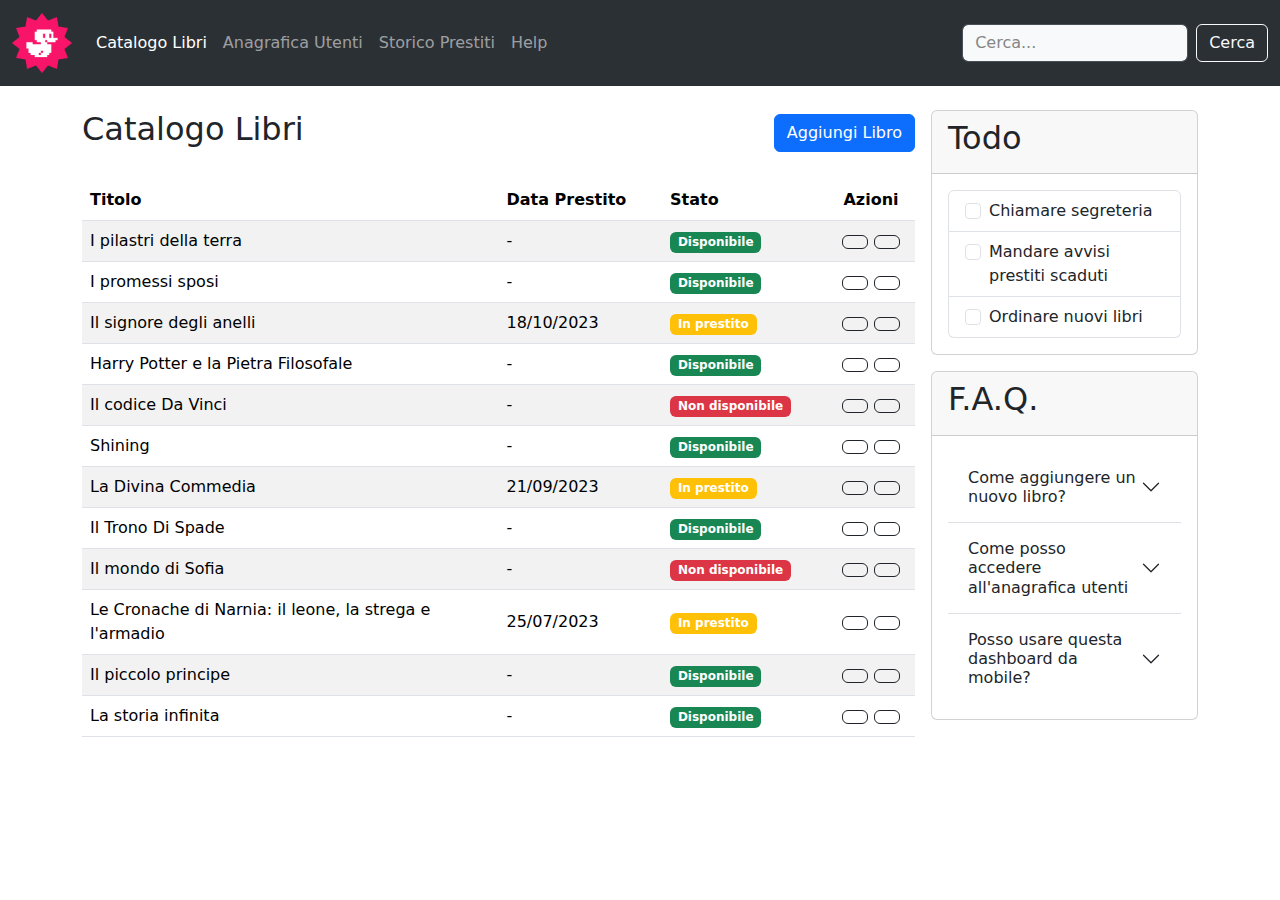
<file: index.html>
<!DOCTYPE html>
<html lang="en">
  <head>
      <meta charset="UTF-8">
      <meta name="viewport" content="width=device-width, initial-scale=1.0">
      <title>Duck</title>
      <!-- Font Awesome -->
      <link rel='stylesheet' href='https://cdnjs.cloudflare.com/ajax/libs/font-awesome/6.6.0/css/all.min.css' integrity='sha512-Kc323vGBEqzTmouAECnVceyQqyqdsSiqLQISBL29aUW4U/M7pSPA/gEUZQqv1cwx4OnYxTxve5UMg5GT6L4JJg==' crossorigin='anonymous'/>
      <!-- Bootstrap 5 -->
      <link rel='stylesheet' href='https://cdnjs.cloudflare.com/ajax/libs/bootstrap/5.3.3/css/bootstrap.min.css' integrity='sha512-jnSuA4Ss2PkkikSOLtYs8BlYIeeIK1h99ty4YfvRPAlzr377vr3CXDb7sb7eEEBYjDtcYj+AjBH3FLv5uSJuXg==' crossorigin='anonymous'/>
      <!-- Style -->
      <link rel="stylesheet" href="style.css">
  </head>
  <body>
    <header class="mb-4">
      <nav class="navbar navbar-expand-xl bg-body-tertiary" data-bs-theme="dark">
        <div class="container-fluid">
          <a class="navbar-brand" href="#">
            <img class="img-fluid" src="duck.png" alt="">
          </a>
          <button class="navbar-toggler" type="button" data-bs-toggle="collapse" data-bs-target="#navbarSupportedContent" aria-controls="navbarSupportedContent" aria-expanded="false" aria-label="Toggle navigation">
            <span class="navbar-toggler-icon"></span>
          </button>
          <div class="collapse navbar-collapse" id="navbarSupportedContent">
            <ul class="navbar-nav me-auto mb-2 mb-lg-0">
              <li class="nav-item">
                <a class="nav-link text-white" href="#">Catalogo Libri</a>
              </li>
              <li class="nav-item">
                <a class="nav-link" href="#">Anagrafica Utenti</a>
              </li>
              <li class="nav-item">
                <a class="nav-link" href="#">Storico Prestiti</a>
              </li>
              <li class="nav-item">
                <a class="nav-link" href="#">Help</a>
              </li>
            </ul>
            <form class="d-flex" role="search">
              <input class="form-control me-2 bg-light" type="search" placeholder="Cerca..." aria-label="Search">
              <button class="btn btn-outline-light" type="submit">Cerca</button>
            </form>
          </div>
        </div>
      </nav>
    </header>
    <main>
      <div class="container">
        <div class="row row-cols-1 g-3">
          <div class="col col-xl-9">
            <section class="list-books">
              <div class="d-flex justify-content-between align-items-center mb-4">
                <h1 class="fs-2">Catalogo Libri</h1>
                <a class="btn btn-primary" href="html/form.html" role="button">Aggiungi Libro</a>
              </div>
              <table class="table table-striped">
                <thead>
                  <tr>
                    <th scope="col" class="w-50">Titolo</th>
                    <th scope="col" class="d-none d-md-table-cell">Data Prestito</th>
                    <th scope="col">Stato</th>
                    <th scope="col" class="text-center">Azioni</th>
                  </tr>
                </thead>
                <tbody>
                  <tr class="align-middle">
                    <td>I pilastri della terra</td>
                    <td class="d-none d-md-table-cell">-</td>
                    <td><span class="badge text-bg-success">Disponibile</span></td>
                    <td class="text-center">
                      <button type="button" class="btn btn-outline-dark text-body-secondary""><i class="fa-solid fa-pencil fa-sm"></i></button>
                      <button type="button" class="btn btn-outline-dark text-body-secondary""><i class="fa-solid fa-trash fa-sm"></i></button>
                    </td>
                  </tr>
                  <tr class="align-middle">
                    <td>I promessi sposi</td>
                    <td class="d-none d-md-table-cell">-</td>
                    <td><span class="badge text-bg-success">Disponibile</span></td>
                    <td class="text-center">
                      <button type="button" class="btn btn-outline-dark text-body-secondary""><i class="fa-solid fa-pencil fa-sm"></i></button>
                      <button type="button" class="btn btn-outline-dark text-body-secondary""><i class="fa-solid fa-trash fa-sm"></i></button>
                    </td>
                  </tr>
                  <tr class="align-middle">
                    <td>Il signore degli anelli</td>
                    <td class="d-none d-md-table-cell">18/10/2023</td>
                    <td><span class="badge text-bg-warning text-white">In prestito</span></td>
                    <td class="text-center">
                      <button type="button" class="btn btn-outline-dark text-body-secondary""><i class="fa-solid fa-pencil fa-sm"></i></button>
                      <button type="button" class="btn btn-outline-dark text-body-secondary""><i class="fa-solid fa-trash fa-sm"></i></button>
                    </td>
                  </tr>
                  <tr class="align-middle">
                    <td>Harry Potter e la Pietra Filosofale</td>
                    <td class="d-none d-md-table-cell">-</td>
                    <td><span class="badge text-bg-success">Disponibile</span></td>
                    <td class="text-center">
                      <button type="button" class="btn btn-outline-dark text-body-secondary""><i class="fa-solid fa-pencil fa-sm"></i></button>
                      <button type="button" class="btn btn-outline-dark text-body-secondary""><i class="fa-solid fa-trash fa-sm"></i></button>
                    </td>
                  </tr>
                  <tr class="align-middle">
                    <td>Il codice Da Vinci</td>
                    <td class="d-none d-md-table-cell">-</td>
                    <td><span class="badge text-bg-danger text-white">Non disponibile</span></td>
                    <td class="text-center">
                      <button type="button" class="btn btn-outline-dark text-body-secondary""><i class="fa-solid fa-pencil fa-sm"></i></button>
                      <button type="button" class="btn btn-outline-dark text-body-secondary""><i class="fa-solid fa-trash fa-sm"></i></button>
                    </td>
                  </tr>
                  <tr class="align-middle">
                    <td>Shining</td>
                    <td class="d-none d-md-table-cell">-</td>
                    <td><span class="badge text-bg-success">Disponibile</span></td>
                    <td class="text-center">
                      <button type="button" class="btn btn-outline-dark text-body-secondary""><i class="fa-solid fa-pencil fa-sm"></i></button>
                      <button type="button" class="btn btn-outline-dark text-body-secondary""><i class="fa-solid fa-trash fa-sm"></i></button>
                    </td>
                  </tr>
                  <tr class="align-middle">
                    <td>La Divina Commedia</td>
                    <td class="d-none d-md-table-cell">21/09/2023</td>
                    <td><span class="badge text-bg-warning text-white">In prestito</span></td>
                    <td class="text-center">
                      <button type="button" class="btn btn-outline-dark text-body-secondary""><i class="fa-solid fa-pencil fa-sm"></i></button>
                      <button type="button" class="btn btn-outline-dark text-body-secondary""><i class="fa-solid fa-trash fa-sm"></i></button>
                    </td>
                  </tr>
                  <tr class="align-middle">
                    <td>Il Trono Di Spade</td>
                    <td class="d-none d-md-table-cell">-</td>
                    <td><span class="badge text-bg-success">Disponibile</span></td>
                    <td class="text-center">
                      <button type="button" class="btn btn-outline-dark text-body-secondary""><i class="fa-solid fa-pencil fa-sm"></i></button>
                      <button type="button" class="btn btn-outline-dark text-body-secondary""><i class="fa-solid fa-trash fa-sm"></i></button>
                    </td>
                  </tr>
                  <tr class="align-middle">
                    <td>Il mondo di Sofia</td>
                    <td class="d-none d-md-table-cell">-</td>
                    <td><span class="badge text-bg-danger text-white">Non disponibile</span></td>
                    <td class="text-center">
                      <button type="button" class="btn btn-outline-dark text-body-secondary""><i class="fa-solid fa-pencil fa-sm"></i></button>
                      <button type="button" class="btn btn-outline-dark text-body-secondary""><i class="fa-solid fa-trash fa-sm"></i></button>
                    </td>
                  </tr>
                  <tr class="align-middle">
                    <td>Le Cronache di Narnia: il leone, la strega e l'armadio</td>
                    <td class="d-none d-md-table-cell">25/07/2023</td>
                    <td><span class="badge text-bg-warning text-white">In prestito</span></td>
                    <td class="text-center">
                      <button type="button" class="btn btn-outline-dark text-body-secondary""><i class="fa-solid fa-pencil fa-sm"></i></button>
                      <button type="button" class="btn btn-outline-dark text-body-secondary""><i class="fa-solid fa-trash fa-sm"></i></button>
                    </td>
                  </tr>
                  <tr class="align-middle">
                    <td>Il piccolo principe</td>
                    <td class="d-none d-md-table-cell">-</td>
                    <td><span class="badge text-bg-success">Disponibile</span></td>
                    <td class="text-center">
                      <button type="button" class="btn btn-outline-dark text-body-secondary""><i class="fa-solid fa-pencil fa-sm"></i></button>
                      <button type="button" class="btn btn-outline-dark text-body-secondary""><i class="fa-solid fa-trash fa-sm"></i></button>
                    </td>
                  </tr>
                  <tr class="align-middle">
                    <td>La storia infinita</td>
                    <td class="d-none d-md-table-cell">-</td>
                    <td><span class="badge text-bg-success">Disponibile</span></td>
                    <td class="text-center">
                      <button type="button" class="btn btn-outline-dark text-body-secondary""><i class="fa-solid fa-pencil fa-sm"></i></button>
                      <button type="button" class="btn btn-outline-dark text-body-secondary""><i class="fa-solid fa-trash fa-sm"></i></button>
                    </td>
                  </tr>
                </tbody>
              </table>
            </section>
          </div>
          <div class="col col-xl-3">
            <section class="todo">
              <div class="card mb-3" ">
                <div class="card-header"><h2>Todo</h2></div>
                <div class="card-body">
                  <ul class="list-group">
                    <li class="list-group-item d-flex">
                      <input class="form-check-input me-2" type="checkbox" value="" id="firstCheckbox">
                      <label class="form-check-label" for="firstCheckbox">Chiamare segreteria</label>
                    </li>
                    <li class="list-group-item d-flex">
                      <input class="form-check-input me-2" type="checkbox" value="" id="secondCheckbox">
                      <label class="form-check-label" for="secondCheckbox">Mandare avvisi prestiti scaduti</label>
                    </li>
                    <li class="list-group-item d-flex">
                      <input class="form-check-input me-2" type="checkbox" value="" id="thirdCheckbox">
                      <label class="form-check-label" for="thirdCheckbox">Ordinare nuovi libri</label>
                    </li>
                  </ul>
                </div>
              </div>
            </section>
            <section class="faq">
              <div class="card mb-3" ">
                <div class="card-header"><h2>F.A.Q.</h2></div>
                <div class="card-body">
                  <div class="accordion accordion-flush" id="accordionFlushExample">
                    <div class="accordion-item">
                      <h2 class="accordion-header">
                        <button class="accordion-button collapsed" type="button" data-bs-toggle="collapse" data-bs-target="#flush-collapseOne" aria-expanded="false" aria-controls="flush-collapseOne">
                          Come aggiungere un nuovo libro?
                        </button>
                      </h2>
                      <div id="flush-collapseOne" class="accordion-collapse collapse" data-bs-parent="#accordionFlushExample">
                        <div class="accordion-body">Lorem ipsum dolor sit amet consectetur adipisicing elit. Impedit eius et aperiam minima fugit porro laboriosam inventore eum itaque, nostrum esse! Odit doloremque repellat ullam necessitatibus dolorum quas odio quisquam!</div>
                      </div>
                    </div>
                    <div class="accordion-item">
                      <h2 class="accordion-header">
                        <button class="accordion-button collapsed" type="button" data-bs-toggle="collapse" data-bs-target="#flush-collapseTwo" aria-expanded="false" aria-controls="flush-collapseTwo">
                          Come posso accedere all'anagrafica utenti
                        </button>
                      </h2>
                      <div id="flush-collapseTwo" class="accordion-collapse collapse" data-bs-parent="#accordionFlushExample">
                        <div class="accordion-body">Lorem ipsum dolor sit amet consectetur adipisicing elit. Impedit eius et aperiam minima fugit porro laboriosam inventore eum itaque, nostrum esse! Odit doloremque repellat ullam necessitatibus dolorum quas odio quisquam!</div>
                      </div>
                    </div>
                    <div class="accordion-item">
                      <h2 class="accordion-header">
                        <button class="accordion-button collapsed" type="button" data-bs-toggle="collapse" data-bs-target="#flush-collapseThree" aria-expanded="false" aria-controls="flush-collapseThree">
                          Posso usare questa dashboard da mobile?
                        </button>
                      </h2>
                      <div id="flush-collapseThree" class="accordion-collapse collapse" data-bs-parent="#accordionFlushExample">
                        <div class="accordion-body">Lorem ipsum dolor sit amet consectetur adipisicing elit. Impedit eius et aperiam minima fugit porro laboriosam inventore eum itaque, nostrum esse! Odit doloremque repellat ullam necessitatibus dolorum quas odio quisquam!</div>
                      </div>
                    </div>
                  </div>
                </div>
            </section>
          </div>
        </div>
      </div>
    </main>










    <script src="https://cdn.jsdelivr.net/npm/bootstrap@5.3.3/dist/js/bootstrap.bundle.min.js" integrity="sha384-YvpcrYf0tY3lHB60NNkmXc5s9fDVZLESaAA55NDzOxhy9GkcIdslK1eN7N6jIeHz" crossorigin="anonymous"></script>
  </body>
</html>
</file>
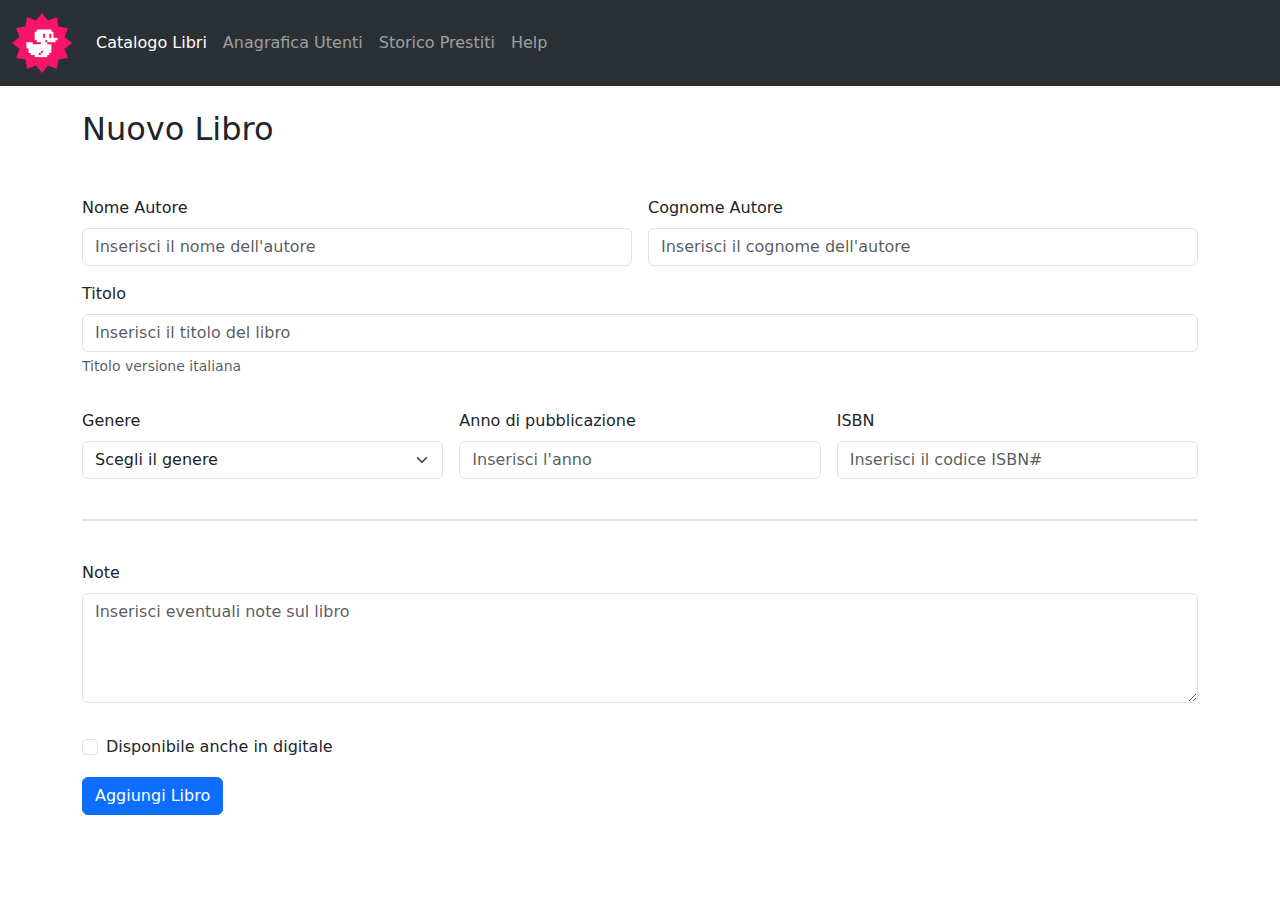
<file: html/form.html>
<!DOCTYPE html>
<html lang="en">
    <head>
        <meta charset="UTF-8">
        <meta name="viewport" content="width=device-width, initial-scale=1.0">
        <title>Form</title>
        <!-- Font Awesome -->
        <link rel='stylesheet' href='https://cdnjs.cloudflare.com/ajax/libs/font-awesome/6.6.0/css/all.min.css' integrity='sha512-Kc323vGBEqzTmouAECnVceyQqyqdsSiqLQISBL29aUW4U/M7pSPA/gEUZQqv1cwx4OnYxTxve5UMg5GT6L4JJg==' crossorigin='anonymous'/>
        <!-- Bootstrap 5 -->
        <link rel='stylesheet' href='https://cdnjs.cloudflare.com/ajax/libs/bootstrap/5.3.3/css/bootstrap.min.css' integrity='sha512-jnSuA4Ss2PkkikSOLtYs8BlYIeeIK1h99ty4YfvRPAlzr377vr3CXDb7sb7eEEBYjDtcYj+AjBH3FLv5uSJuXg==' crossorigin='anonymous'/>
        <!-- Style -->
        <link rel="stylesheet" href="../style.css">
    </head>
    <body>
        <header class="mb-4">
        <nav class="navbar navbar-expand-xl bg-body-tertiary" data-bs-theme="dark">
          <div class="container-fluid">
            <a class="navbar-brand" href="#">
                <img class="img-fluid" src="../duck.png" alt="">
            </a>
            <button class="navbar-toggler" type="button" data-bs-toggle="collapse" data-bs-target="#navbarSupportedContent" aria-controls="navbarSupportedContent" aria-expanded="false" aria-label="Toggle navigation">
                <span class="navbar-toggler-icon"></span>
            </button>
            <div class="collapse navbar-collapse" id="navbarSupportedContent">
                <ul class="navbar-nav me-auto mb-2 mb-lg-0">
                    <li class="nav-item">
                        <a class="nav-link text-white" href="../index.html">Catalogo Libri</a>
                    </li>
                    <li class="nav-item">
                        <a class="nav-link" href="#">Anagrafica Utenti</a>
                    </li>
                    <li class="nav-item">
                        <a class="nav-link" href="#">Storico Prestiti</a>
                    </li>
                    <li class="nav-item">
                        <a class="nav-link" href="#">Help</a>
                    </li>
                </ul>
            </div>
          </div>
        </nav>
        </header>
        <main>
            <section class="add-book">
                <div class="container">
                    <h1 class="fs-2 mb-5">Nuovo Libro</h1>
                    <form class="row g-3">
                        <div class="col-6">
                            <label for="name" class="form-label">Nome Autore</label>
                            <input type="text" class="form-control" id="name" placeholder="Inserisci il nome dell'autore">
                        </div>
                        <div class="col-6">
                            <label for="lastname" class="form-label">Cognome Autore</label>
                            <input type="text" class="form-control" id="lastname" placeholder="Inserisci il cognome dell'autore">
                        </div>
                        <div class="col-12">
                            <label for="title" class="form-label">Titolo</label>
                            <input type="text" class="form-control" id="title" placeholder="Inserisci il titolo del libro">
                            <p class="text-body-secondary text-small mt-1">Titolo versione italiana</p>
                        </div>
                        <div class="col-md-4">
                            <label for="inputGenre" class="form-label">Genere</label>
                            <select id="inputGenre" class="form-select">
                                <option selected>Scegli il genere</option>
                                <option>Uomo</option>
                                <option>Donna</option>
                            </select>
                        </div>
                        <div class="col-md-4">
                            <label for="year" class="form-label">Anno di pubblicazione</label>
                            <input type="text" class="form-control" id="year" placeholder="Inserisci l'anno">
                        </div>
                        <div class="col-md-4">
                            <label for="isbn" class="form-label">ISBN</label>
                            <input type="text" class="form-control" id="isbn" placeholder="Inserisci il codice ISBN#">
                        </div>
                        <div class="col-12">
                            <div class="border my-4"></div>
                        </div>
                        <div class="col-12">
                            <div class="mb-3">
                                <label for="notes" class="form-label">Note</label>
                                <textarea class="form-control" id="notes" rows="4" placeholder="Inserisci eventuali note sul libro"></textarea>
                              </div>
                        </div>
                        <div class="col-12">
                        <div class="form-check">
                            <input class="form-check-input" type="checkbox" id="gridCheck">
                            <label class="form-check-label" for="gridCheck">
                            Disponibile anche in digitale
                            </label>
                        </div>
                        </div>
                        <div class="col-12">
                            <button type="submit" class="btn btn-primary">Aggiungi Libro</button>
                        </div>
                    </form>
                </div>
            </section>
        </main>

        <script src="https://cdn.jsdelivr.net/npm/bootstrap@5.3.3/dist/js/bootstrap.bundle.min.js" integrity="sha384-YvpcrYf0tY3lHB60NNkmXc5s9fDVZLESaAA55NDzOxhy9GkcIdslK1eN7N6jIeHz" crossorigin="anonymous"></script>
    </body>
</html>
</file>
<file: style.css>
/* Navbar */
.navbar form ::placeholder {
    color: #868686;
} 

.navbar img {
    max-width: 60px;
}

/* Utilities */
.text-small {
    font-size: 14px;
}
</file>
